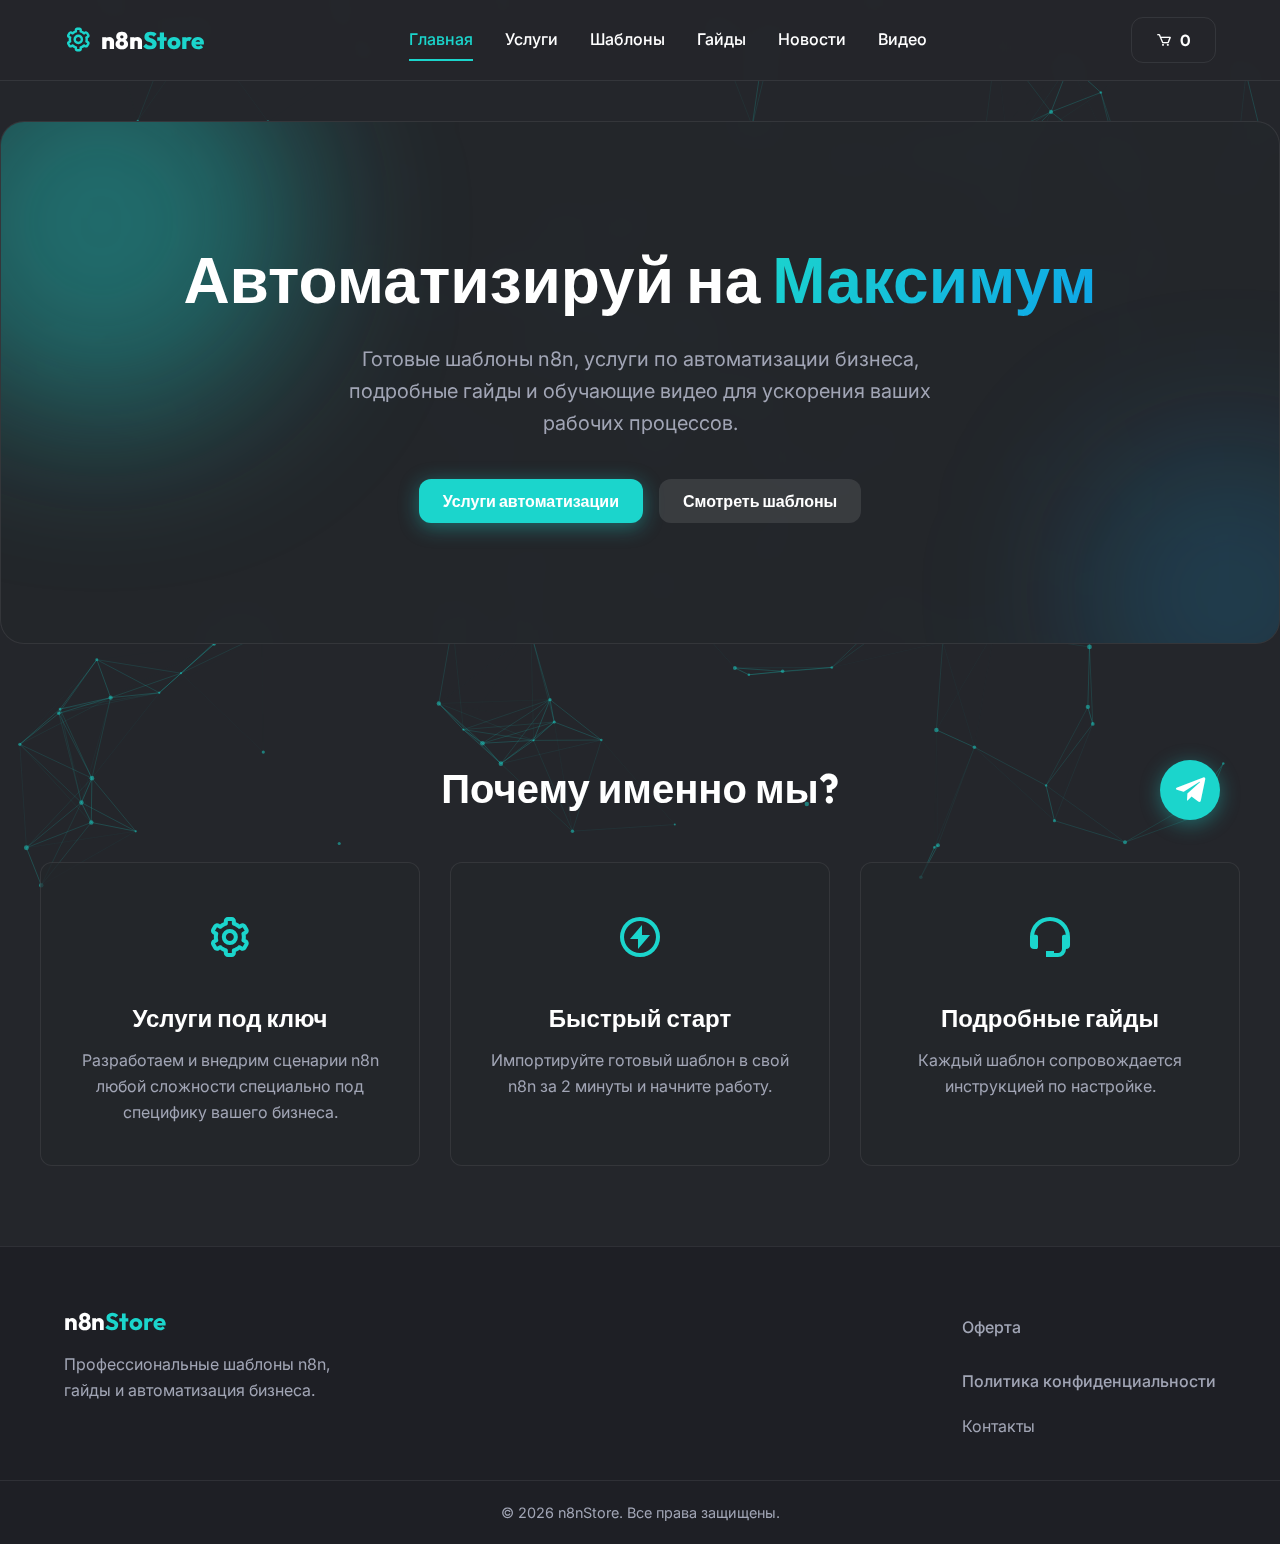
<file: index.html>
<!DOCTYPE html>
<html lang="ru">

<head>
    <meta charset="UTF-8">
    <meta name="viewport" content="width=device-width, initial-scale=1.0">
    <title>n8nStore — Шаблоны, Услуги и Гайды по Автоматизации</title>

    <!-- SEO Meta Tags -->
    <meta name="description" id="meta-desc"
        content="Готовые шаблоны n8n, услуги по автоматизации бизнеса, подробные гайды по интеграции сервисов и обучающие видео. Ускорьте свои рабочие процессы.">
    <meta name="keywords" content="n8n, автоматизация бизнеса, шаблоны, интеграция, CRM, настройка серверов, гайды">
    <meta name="author" content="n8nStore">
    <meta name="robots" content="index, follow">

    <!-- Open Graph (для соцсетей: Telegram, Facebook, VK) -->
    <meta property="og:title" id="og-title" content="n8nStore — Шаблоны, Услуги и Гайды по Автоматизации">
    <meta property="og:description" id="og-desc"
        content="Готовые шаблоны n8n, услуги по автоматизации бизнеса, подробные гайды по интеграции сервисов и обучающие видео. Uскорьте свои рабочие процессы.">
    <meta property="og:type" content="website">
    <meta property="og:url" content="https://n8nstore.example.com/">
    <meta property="og:image" content="https://n8nstore.example.com/images/og-image.jpg">
    <meta property="og:site_name" content="n8nStore">

    <!-- Twitter Cards -->
    <meta name="twitter:card" content="summary_large_image">
    <meta name="twitter:title" id="tw-title" content="n8nStore — Шаблоны, Услуги и Гайды по Автоматизации">
    <meta name="twitter:description" id="tw-desc"
        content="Готовые шаблоны n8n, услуги по автоматизации бизнеса, подробные гайды по интеграции сервисов и обучающие видео.">

    <!-- Canonical (защита от дублей) -->
    <link rel="canonical" href="https://n8nstore.example.com/">

    <!-- Favicon -->
    <link rel="icon" type="image/png" href="images/favicon.png">

    <!-- Подключаем современные шрифты Inter и Outfit -->
    <link rel="preconnect" href="https://fonts.googleapis.com">
    <link rel="preconnect" href="https://fonts.gstatic.com" crossorigin>
    <link
        href="https://fonts.googleapis.com/css2?family=Inter:wght@400;500;600&family=Outfit:wght@500;700;800&display=swap"
        rel="stylesheet">
    <!-- Подключаем иконки Boxicons -->
    <link href='https://unpkg.com/boxicons@2.1.4/css/boxicons.min.css' rel='stylesheet'>
    <!-- Подключаем основные стили -->
    <link rel="stylesheet" href="css/style.css">

    <!-- Yandex.Metrika counter -->
    <script type="text/javascript">
        (function (m, e, t, r, i, k, a) {
            m[i] = m[i] || function () { (m[i].a = m[i].a || []).push(arguments) };
            m[i].l = 1 * new Date();
            for (var j = 0; j < document.scripts.length; j++) { if (document.scripts[j].src === r) { return; } }
            k = e.createElement(t), a = e.getElementsByTagName(t)[0], k.async = 1, k.src = r, a.parentNode.insertBefore(k, a)
        })(window, document, 'script', 'https://mc.yandex.ru/metrika/tag.js?id=107056195', 'ym');

        ym(107056195, 'init', { ssr: true, webvisor: true, clickmap: true, ecommerce: "dataLayer", referrer: document.referrer, url: location.href, accurateTrackBounce: true, trackLinks: true });
    </script>
    <noscript>
        <div><img src="https://mc.yandex.ru/watch/107056195" style="position:absolute; left:-9999px;" alt="" /></div>
    </noscript>
    <!-- /Yandex.Metrika counter -->
</head>

<body>
    <!-- Навигационная панель (Шапка сайта) -->
    <header class="header">
        <div class="container header-content">
            <div class="logo">
                <i class='bx bx-cog bx-spin-hover'></i>
                <span>n8n<span class="accent">Store</span></span>
            </div>
            <!-- Меню навигации. Атрибут data-route используется для SPA роутинга в JS -->
            <nav class="nav" id="main-nav" aria-label="Основная навигация">
                <a href="#" class="nav-link active" data-route="home">Главная</a>
                <a href="#" class="nav-link" data-route="services">Услуги</a>
                <a href="#" class="nav-link" data-route="templates">Шаблоны</a>
                <a href="#" class="nav-link" data-route="guides">Гайды</a>
                <a href="#" class="nav-link" data-route="news">Новости</a>
                <a href="#" class="nav-link" data-route="video">Видео</a>
            </nav>
            <div class="header-actions">
                <button class="btn btn-outline" id="cart-btn" aria-label="Корзина">
                    <i class='bx bx-cart' aria-hidden="true"></i>
                    <span class="cart-badge" aria-label="Товаров в корзине">0</span>
                </button>
                <button class="menu-toggle" id="menu-toggle" aria-label="Открыть меню">
                    <i class='bx bx-menu' aria-hidden="true"></i>
                </button>
            </div>
        </div>
    </header>

    <!-- Основной контейнер, куда будет загружаться контент разделов -->
    <main id="app-content">
        <!-- Сюда JS будет вставлять HTML блоков в зависимости от выбранного раздела -->
    </main>

    <!-- Подвал сайта -->
    <footer class="footer">
        <div class="container footer-content">
            <div class="footer-info">
                <h3>n8n<span class="accent">Store</span></h3>
                <p>Профессиональные шаблоны n8n, гайды и автоматизация бизнеса.</p>
            </div>
            <div class="footer-links">
                <a href="#" class="nav-link" data-route="oferta">Оферта</a>
                <a href="#" class="nav-link" data-route="privacy">Политика конфиденциальности</a>
                <a href="#" id="footer-contacts-btn">Контакты</a>
            </div>
        </div>
        <div class="footer-bottom">
            <p>&copy; 2026 n8nStore. Все права защищены.</p>
        </div>
    </footer>

    <!-- Общий контейнер для модальных окон (попапов) -->
    <div id="modal-overlay" class="modal-overlay hidden" aria-hidden="true">
        <div class="modal-content glass-panel" id="modal-content" role="dialog" aria-modal="true">
            <button class="modal-close" id="modal-close" aria-label="Закрыть попап">
                <i class='bx bx-X' aria-hidden="true"></i>
            </button>
            <div id="modal-body"></div>
        </div>
    </div>

    <!-- Шаблоны для разделов (будут скрыты по умолчанию, JS будет брать отсюда структуру) -->
    <template id="tpl-home">
        <section class="hero glass-panel" aria-labelledby="hero-title">
            <div class="container hero-content">
                <h1 id="hero-title" class="hero-title">Автоматизируй на <span class="accent-gradient">Максимум</span>
                </h1>
                <p class="hero-subtitle">Готовые шаблоны n8n, услуги по автоматизации бизнеса, подробные гайды и
                    обучающие видео для ускорения ваших
                    рабочих процессов.</p>
                <div class="hero-buttons">
                    <button class="btn btn-primary btn-glow" onclick="app.navigate('services')">Услуги
                        автоматизации</button>
                    <button class="btn btn-secondary" onclick="app.navigate('templates')">Смотреть
                        шаблоны</button>
                </div>
            </div>
        </section>

        <section class="features container section-padding" aria-labelledby="features-title">
            <div class="section-header">
                <h2 id="features-title">Почему именно мы?</h2>
            </div>
            <div class="features-grid">
                <article class="feature-card">
                    <div class="feature-icon"><i class='bx bx-cog' aria-hidden="true"></i></div>
                    <h3>Услуги под ключ</h3>
                    <p>Разработаем и внедрим сценарии n8n любой сложности специально под специфику вашего бизнеса.</p>
                </article>
                <article class="feature-card">
                    <div class="feature-icon"><i class='bx bx-bolt-circle' aria-hidden="true"></i></div>
                    <h3>Быстрый старт</h3>
                    <p>Импортируйте готовый шаблон в свой n8n за 2 минуты и начните работу.</p>
                </article>
                <article class="feature-card">
                    <div class="feature-icon"><i class='bx bx-support' aria-hidden="true"></i></div>
                    <h3>Подробные гайды</h3>
                    <p>Каждый шаблон сопровождается инструкцией по настройке.</p>
                </article>
            </div>
        </section>
    </template>

    <template id="tpl-services">
        <section class="container section-padding" aria-labelledby="services-title">
            <div class="section-header">
                <h2 id="services-title">Услуги по <span class="accent">Автоматизации</span></h2>
                <p>Мы берем рутину на себя, чтобы вы могли сфокусироваться на росте бизнеса.</p>
            </div>

            <div class="services-content fade-in">
                <div class="service-block glass-panel">
                    <h3>Почему n8n — лучший выбор для бизнеса?</h3>
                    <ul class="benefits-list">
                        <li><i class='bx bx-check-circle accent' aria-hidden="true"></i> <strong>Полный контроль над
                                данными.</strong> n8n можно развернуть на вашем сервере, что гарантирует безопасность
                            коммерческой тайны.</li>
                        <li><i class='bx bx-check-circle accent' aria-hidden="true"></i> <strong>Отсутствие лимитов и
                                переплат.</strong> Вы не платите за каждую "операцию" или "задачу", как в других
                            облачных сервисах (Integromat, Zapier).</li>
                        <li><i class='bx bx-check-circle accent' aria-hidden="true"></i> <strong>Мощнейшие
                                интеграции.</strong> Более 400+ готовых модулей (Telegram, Google, CRM, ChatGPT) и
                            возможность писать любой код на JavaScript прямо внутри сценария.</li>
                        <li><i class='bx bx-check-circle accent' aria-hidden="true"></i> <strong>Работа с ИИ
                                агентами.</strong> n8n обладает глубокой интеграцией с AI моделями и векторными базами,
                            что позволяет создавать умных ботов.</li>
                    </ul>
                </div>

                <div class="service-block glass-panel" style="margin-top: 30px;">
                    <h3>Что мы предлагаем?</h3>
                    <div class="features-grid" style="margin-top: 20px;">
                        <article class="feature-card">
                            <div class="feature-icon"><i class='bx bx-code-alt' aria-hidden="true"></i></div>
                            <h4>Проектирование и разработка</h4>
                            <p>Создадим архитектуру взаимодействия всех ваших сервисов (CRM, Сайт, Мессенджеры).</p>
                        </article>
                        <article class="feature-card">
                            <div class="feature-icon"><i class='bx bx-server' aria-hidden="true"></i></div>
                            <h4>Настройка серверов n8n</h4>
                            <p>Установим и настроим самописный n8n на вашем VPS для полной автономности.</p>
                        </article>
                        <article class="feature-card">
                            <div class="feature-icon"><i class='bx bx-bot' aria-hidden="true"></i></div>
                            <h4>AI Ассистенты</h4>
                            <p>Внедрим ChatGPT/Claude в поддержку или процессы лидогенерации.</p>
                        </article>
                    </div>
                    <div style="text-align: center; margin-top: 40px;">
                        <a href="https://t.me/ТУТ_ВАШ_ЛОГИН_ТГ" target="_blank" class="btn btn-primary btn-glow">
                            <i class='bx bxl-telegram' aria-hidden="true"></i> Заказать разработку
                        </a>
                    </div>
                </div>
            </div>
        </section>
    </template>

    <template id="tpl-templates">
        <section class="container section-padding" aria-labelledby="templates-title">
            <div class="section-header">
                <h2 id="templates-title">Шаблоны <span class="accent">n8n</span></h2>
                <p>Готовые решения для вашего бизнеса</p>
            </div>
            <!-- Контейнер для загрузки товаров из n8n -->
            <div class="items-list" id="templates-grid">
                <div class="loader" aria-live="polite"><i class="bx bx-loader-alt bx-spin" aria-hidden="true"></i>
                    Загрузка шаблонов...</div>
            </div>
        </section>
    </template>

    <template id="tpl-guides">
        <section class="container section-padding" aria-labelledby="guides-title">
            <div class="section-header">
                <h2 id="guides-title">Полезные <span class="accent">Гайды</span></h2>
                <p>Инструкции и статьи по автоматизации</p>
            </div>
            <div class="items-grid" id="guides-list">
                <div class="loader" aria-live="polite"><i class="bx bx-loader-alt bx-spin" aria-hidden="true"></i>
                    Загрузка гайдов...</div>
            </div>
        </section>
    </template>

    <template id="tpl-news">
        <section class="container section-padding" aria-labelledby="news-title">
            <div class="section-header">
                <h2 id="news-title">Новости и <span class="accent">Обновления</span></h2>
            </div>
            <div class="news-timeline" id="news-timeline">
                <div class="loader" aria-live="polite"><i class="bx bx-loader-alt bx-spin" aria-hidden="true"></i>
                    Загрузка новостей...</div>
            </div>
        </section>
    </template>

    <template id="tpl-video">
        <section class="container section-padding" aria-labelledby="video-title">
            <div class="section-header">
                <h2 id="video-title">Полезные <span class="accent">Видео</span></h2>
            </div>
            <div class="video-grid" id="video-grid">
                <div class="loader" aria-live="polite"><i class="bx bx-loader-alt bx-spin" aria-hidden="true"></i>
                    Загрузка видео...</div>
            </div>
        </section>
    </template>

    <template id="tpl-oferta">
        <section class="container section-padding" aria-labelledby="oferta-title">
            <div class="section-header">
                <h2 id="oferta-title">Публичная <span class="accent">Оферта</span></h2>
            </div>
            <div class="document-content glass-panel fade-in">
                <h3>1. Общие положения</h3>
                <p>Данный документ является официальным предложением (публичной офертой) <strong>[ВАШЕ ИМЯ/НАЗВАНИЕ
                        КОМПАНИИ]</strong> (далее — «Исполнитель») и содержит все существенные условия предоставления
                    услуг и продажи цифровых товаров (шаблонов) через сайт <strong>n8nStore</strong>.</p>
                <p>В соответствии с пунктом 2 статьи 437 Гражданского Кодекса Российской Федерации (ГК РФ), в случае
                    принятия изложенных ниже условий и оплаты услуг юридическое или физическое лицо, производящее акцепт
                    этой оферты, становится «Заказчиком».</p>

                <h3>2. Предмет оферты</h3>
                <p>2.1. Исполнитель обязуется передать в собственность Заказчика цифровые товары (шаблоны сценариев n8n)
                    или оказать услуги по автоматизации, а Заказчик обязуется оплатить их на условиях настоящей Оферты.
                </p>
                <p>2.2. Цифровые товары поставляются «как есть». Исполнитель не несет ответственности за несовместимость
                    шаблонов со специфичными версиями стороннего ПО Заказчика, за исключением платформы n8n указанной
                    версии.</p>

                <h3>3. Стоимость и порядок оплаты</h3>
                <p>3.1. Цены на шаблоны и услуги указаны на соответствующих страницах Сайта.</p>
                <p>3.2. Оплата производится безналичным расчетом через платежные системы, интегрированные на Сайте
                    (например, ЮKassa).</p>
                <p>3.3. Услуга или товар считаются оплаченными с момента успешного проведения транзакции и поступления
                    средств Исполнителю.</p>

                <h3>4. Авторские права</h3>
                <p>4.1. Исключительные права на все шаблоны и материалы сайта принадлежат Исполнителю.</p>
                <p>4.2. Заказчик получает право использовать купленный шаблон исключительно во внутренних проектах своей
                    компании. Перепродажа или публичное распространение шаблонов запрещены.</p>

                <h3>5. Реквизиты Исполнителя</h3>
                <p>
                    <strong>ИП / Самозанятый:</strong> [Ваши ФИО]<br>
                    <strong>ИНН:</strong> [Ваш ИНН]<br>
                    <strong>Email:</strong> [Ваш Email]<br>
                    <strong>Telegram:</strong> [@ВашTelegram]
                </p>
            </div>
        </section>
    </template>

    <template id="tpl-privacy">
        <section class="container section-padding" aria-labelledby="privacy-title">
            <div class="section-header">
                <h2 id="privacy-title">Политика <span class="accent">Конфиденциальности</span></h2>
            </div>
            <div class="document-content glass-panel fade-in">
                <h3>1. Общие положения</h3>
                <p>Настоящая политика обработки персональных данных составлена в соответствии с требованиями
                    Федерального закона от 27.07.2006. №152-ФЗ «О персональных данных» и определяет порядок обработки
                    персональных данных и меры по обеспечению их безопасности владельцем сайта <strong>n8nStore</strong>
                    (далее — Оператор).</p>

                <h3>2. Основные понятия</h3>
                <p>2.1. <strong>Персональные данные</strong> — любая информация, относящаяся прямо или косвенно к
                    определенному или определяемому Пользователю веб-сайта.</p>
                <p>2.2. <strong>Пользователь</strong> — любой посетитель веб-сайта.</p>

                <h3>3. Данные, которые мы собираем</h3>
                <p>Оператор может обрабатывать следующие персональные данные Пользователя (например, при заполнении форм
                    обратной связи или при оформлении заказа):</p>
                <ul class="document-list">
                    <li>Имя или никнейм;</li>
                    <li>Электронный адрес (Email);</li>
                    <li>Идентификатор в Telegram или номер телефона.</li>
                </ul>

                <h3>4. Цели обработки данных</h3>
                <p>4.1. Цель обработки персональных данных Пользователя — информирование Пользователя посредством
                    отправки электронных писем и сообщений в мессенджеры; заключение, исполнение и прекращение
                    гражданско-правовых договоров; предоставление доступа Пользователю к сервисам, информации и/или
                    материалам, содержащимся на веб-сайте.</p>

                <h3>5. Защита данных</h3>
                <p>5.1. Оператор обеспечивает сохранность персональных данных и принимает все возможные меры,
                    исключающие доступ к персональным данным неуполномоченных лиц.</p>
                <p>5.2. Персональные данные Пользователя никогда, ни при каких условиях не будут переданы третьим лицам,
                    за исключением случаев, связанных с исполнением действующего законодательства или для обработки
                    платежей через защищенные шлюзы агентов.</p>
            </div>
        </section>
    </template>

    <!-- Cookie Popup -->
    <div class="cookie-popup hidden" id="cookie-popup">
        <div class="cookie-content">
            <p>Мы используем файлы cookie для улучшения работы сайта. Продолжая использовать сайт, вы соглашаетесь с
                нашей <a href="#" onclick="app.navigate('privacy'); return false;" class="accent">политикой
                    конфиденциальности</a>.</p>
            <button class="btn btn-primary btn-glow" id="cookie-accept-btn">Понятно</button>
        </div>
    </div>

    <!-- Виджет Telegram -->
    <div class="tg-widget-container" id="tg-widget-container">
        <button class="tg-widget-btn btn-glow" id="tg-widget-btn" aria-label="Написать нам в Telegram">
            <i class='bx bxl-telegram'></i>
        </button>
        <div class="tg-widget-window glass-panel hidden" id="tg-widget-window">
            <div class="tg-widget-header">
                <div>
                    <i class='bx bxl-telegram'></i>
                    <span>Связь с нами</span>
                </div>
                <button class="tg-widget-close" id="tg-widget-close" aria-label="Закрыть чат">
                    <i class='bx bx-x'></i>
                </button>
            </div>
            <div class="tg-widget-body">
                <p>Оставьте сообщение, и мы ответим вам!</p>
                <form id="tg-widget-form">
                    <div class="form-group">
                        <input type="text" id="tg-name" name="name" placeholder="Ваше имя" required>
                    </div>
                    <div class="form-group">
                        <input type="text" id="tg-contact" name="contact" placeholder="Email или Telegram" required>
                    </div>
                    <div class="form-group">
                        <textarea id="tg-message" name="message" placeholder="Ваше сообщение..." rows="3"
                            required></textarea>
                    </div>
                    <button type="submit" class="btn btn-primary btn-glow" id="tg-submit-btn" style="width: 100%;">
                        <i class='bx bx-send'></i> Отправить
                    </button>
                </form>
                <div id="tg-widget-success" class="hidden tg-status-msg">
                    <i class='bx bx-check-circle'
                        style="color: #4cd137; font-size: 3rem; margin-bottom: 10px; display: block;"></i>
                    <p style="margin-bottom: 0;">Спасибо! Сообщение отправлено. Мы свяжемся с вами.</p>
                </div>
                <div id="tg-widget-error" class="hidden tg-status-msg">
                    <i class='bx bx-error-circle'
                        style="color: #e84118; font-size: 3rem; margin-bottom: 10px; display: block;"></i>
                    <p style="margin-bottom: 0;">Произошла ошибка. Проверьте настройки n8n.</p>
                </div>
            </div>
        </div>
    </div>

    <!-- Фоновые частицы (Анимация) -->
    <script src="js/particles.js"></script>
    <!-- Основной скрипт приложения -->
    <script src="js/app.js"></script>
</body>

</html>
</file>
<file: css/style.css>
/* 
   Дизайн система и глобальные переменные
   Используем темную премиальную тему с неоново-оранжевым акцентом (под цвета n8n)
*/
:root {
  /* Палитра цветов */
  --bg-dark: #24262b;
  --bg-darker: #1e1f25;
  --bg-card: rgba(36, 38, 43, 0.7);
  --border-color: rgba(255, 255, 255, 0.08);

  --text-main: #ffffff;
  --text-muted: #a1a5b5;

  /* Акцентный цвет (бирюзовый/неоновый) */
  --accent-primary: #1bd5cc;
  --accent-primary-hover: #3ef0e8;
  --accent-glow: rgba(27, 213, 204, 0.4);

  --accent-secondary: #0ea5e9;

  /* Шрифты */
  --font-sans: 'Inter', -apple-system, sans-serif;
  --font-heading: 'Outfit', -apple-system, sans-serif;

  /* Другие переменные */
  --transition-fast: 0.2s ease;
  --transition-normal: 0.3s ease;
  --radius-md: 12px;
  --radius-lg: 24px;
}

/* Сброс базовых стилей */
* {
  margin: 0;
  padding: 0;
  box-sizing: border-box;
}

body {
  background-color: var(--bg-dark);
  color: var(--text-main);
  font-family: var(--font-sans);
  line-height: 1.6;
  min-height: 100vh;
  display: flex;
  flex-direction: column;
  overflow-x: hidden;
}

h1,
h2,
h3,
h4 {
  font-family: var(--font-heading);
  font-weight: 700;
  line-height: 1.2;
}

a {
  color: var(--text-main);
  text-decoration: none;
  transition: color var(--transition-fast);
}

a:hover {
  color: var(--accent-primary);
}

.container {
  width: 100%;
  max-width: 1200px;
  margin: 0 auto;
  padding: 0 24px;
}

.section-padding {
  padding: 80px 0;
}

/* Утилиты и типографика */
.accent {
  color: var(--accent-primary);
}

.accent-gradient {
  background: linear-gradient(135deg, var(--accent-primary), var(--accent-secondary));
  -webkit-background-clip: text;
  -webkit-text-fill-color: transparent;
  background-clip: text;
}

.section-header {
  text-align: center;
  margin-bottom: 50px;
}

.section-header h2 {
  font-size: 2.5rem;
  margin-bottom: 16px;
}

.section-header p {
  color: var(--text-muted);
  font-size: 1.1rem;
}

/* Кнопки */
.btn {
  display: inline-flex;
  align-items: center;
  justify-content: center;
  gap: 8px;
  padding: 12px 24px;
  border-radius: var(--radius-md);
  font-family: var(--font-heading);
  font-weight: 600;
  font-size: 1rem;
  cursor: pointer;
  border: none;
  transition: all var(--transition-normal);
}

.btn-primary {
  background-color: var(--accent-primary);
  color: #fff;
}

.btn-primary:hover {
  background-color: var(--accent-primary-hover);
  transform: translateY(-2px);
}

.btn-glow {
  box-shadow: 0 4px 20px var(--accent-glow);
}

.btn-secondary {
  background-color: rgba(255, 255, 255, 0.1);
  color: #fff;
}

.btn-secondary:hover {
  background-color: rgba(255, 255, 255, 0.2);
  transform: translateY(-2px);
}

.btn-outline {
  background: transparent;
  border: 1px solid var(--border-color);
  color: var(--text-main);
}

.btn-outline:hover {
  border-color: var(--accent-primary);
  color: var(--accent-primary);
}

/* Шапка (Header) */
.header {
  position: sticky;
  top: 0;
  z-index: 100;
  background: rgba(36, 38, 43, 0.8);
  backdrop-filter: blur(12px);
  -webkit-backdrop-filter: blur(12px);
  border-bottom: 1px solid var(--border-color);
}

.header-content {
  display: flex;
  justify-content: space-between;
  align-items: center;
  height: 80px;
}

.logo {
  display: flex;
  align-items: center;
  gap: 8px;
  font-family: var(--font-heading);
  font-size: 1.5rem;
  font-weight: 800;
}

.logo i {
  color: var(--accent-primary);
  font-size: 1.8rem;
}

.bx-spin-hover:hover {
  animation: spin 2s linear infinite;
}

@keyframes spin {
  100% {
    transform: rotate(360deg);
  }
}

.nav {
  display: flex;
  gap: 32px;
}

.nav-link {
  font-size: 1rem;
  font-weight: 500;
  position: relative;
  padding: 8px 0;
}

.nav-link::after {
  content: '';
  position: absolute;
  bottom: 0;
  left: 0;
  width: 0%;
  height: 2px;
  background-color: var(--accent-primary);
  transition: width var(--transition-normal);
}

.nav-link:hover::after,
.nav-link.active::after {
  width: 100%;
}

.nav-link.active {
  color: var(--accent-primary);
}

.header-actions {
  display: flex;
  align-items: center;
  gap: 16px;
}


.menu-toggle {
  display: none;
  background: transparent;
  border: none;
  color: var(--text-main);
  font-size: 1.8rem;
  cursor: pointer;
}

/* Layout (MAIN) */
#app-content {
  flex-grow: 1;
  min-height: calc(100vh - 80px - 200px);
  /* Минус высота шапки и подвала */
}

/* Эффект Glassmorphism */
.glass-panel {
  background: var(--bg-card);
  backdrop-filter: blur(16px);
  -webkit-backdrop-filter: blur(16px);
  border: 1px solid var(--border-color);
}

/* Hero секция */
.hero {
  position: relative;
  padding: 120px 0;
  overflow: hidden;
  text-align: center;
  border-radius: var(--radius-lg);
  margin: 40px auto;
  max-width: 1400px;
}

/* Декоративные свечения на фоне */
.hero::before,
.hero::after {
  content: '';
  position: absolute;
  border-radius: 50%;
  filter: blur(80px);
  z-index: -1;
}

.hero::before {
  background: var(--accent-glow);
  width: 400px;
  height: 400px;
  top: -100px;
  left: -100px;
}

.hero::after {
  background: rgba(14, 165, 233, 0.2);
  width: 300px;
  height: 300px;
  bottom: -100px;
  right: -100px;
}

.hero-title {
  font-size: 4rem;
  margin-bottom: 24px;
}

.hero-subtitle {
  font-size: 1.25rem;
  color: var(--text-muted);
  max-width: 600px;
  margin: 0 auto 40px;
}

.hero-buttons {
  display: flex;
  justify-content: center;
  gap: 16px;
}

/* Преимущества */
.features-grid {
  display: grid;
  grid-template-columns: repeat(3, 1fr);
  gap: 30px;
}

.feature-card {
  padding: 40px 30px;
  background: var(--bg-card);
  border: 1px solid var(--border-color);
  border-radius: var(--radius-md);
  text-align: center;
  transition: transform var(--transition-normal);
}

.feature-card:hover {
  transform: translateY(-10px);
  border-color: rgba(255, 255, 255, 0.2);
}

.feature-icon {
  font-size: 3rem;
  color: var(--accent-primary);
  margin-bottom: 24px;
}

.feature-card h3 {
  margin-bottom: 16px;
  font-size: 1.5rem;
}

.feature-card p {
  color: var(--text-muted);
}

/* Футер */
.footer {
  background: var(--bg-darker);
  border-top: 1px solid var(--border-color);
  padding: 60px 0 20px;
  margin-top: auto;
}

.footer-content {
  display: flex;
  justify-content: space-between;
  margin-bottom: 40px;
}

.footer-info h3 {
  font-size: 1.5rem;
  margin-bottom: 16px;
}

.footer-info p {
  color: var(--text-muted);
  max-width: 300px;
}

.footer-links {
  display: flex;
  flex-direction: column;
  gap: 12px;
}

.footer-links a {
  color: var(--text-muted);
}

.footer-links a:hover {
  color: var(--accent-primary);
}

.footer-bottom {
  text-align: center;
  padding-top: 20px;
  border-top: 1px solid var(--border-color);
  color: var(--text-muted);
  font-size: 0.9rem;
}

/* Лоадер */
.loader {
  text-align: center;
  padding: 50px;
  color: var(--text-muted);
  font-size: 1.2rem;
  width: 100%;
}

.loader i {
  font-size: 2rem;
  color: var(--accent-primary);
  margin-bottom: 10px;
  display: block;
}

/* Карточки шаблонов (Товары) */
.items-grid {
  display: grid;
  grid-template-columns: repeat(auto-fill, minmax(320px, 1fr));
  gap: 30px;
}

.items-list {
  display: flex;
  flex-direction: column;
  gap: 24px;
}

.product-card {
  display: flex;
  flex-direction: column;
  padding: 24px;
  border-radius: var(--radius-lg);
  transition: transform var(--transition-normal), box-shadow var(--transition-normal);
  height: 100%;
}

.product-card-horizontal {
  display: flex;
  flex-direction: row;
  align-items: center;
  gap: 24px;
  padding: 24px;
  border-radius: var(--radius-lg);
  transition: transform var(--transition-normal), box-shadow var(--transition-normal), border-color var(--transition-normal);
  background: var(--bg-card);
  border: 1px solid var(--border-color);
  cursor: pointer;
}

.product-card-horizontal:hover {
  transform: translateY(-5px);
  box-shadow: 0 10px 30px rgba(0, 0, 0, 0.5);
  border-color: rgba(27, 213, 204, 0.3);
}

.product-card-horizontal .product-icon {
  margin-bottom: 0;
  flex-shrink: 0;
}

.product-card-horizontal .product-info {
  display: flex;
  flex-direction: column;
  flex-grow: 1;
}

.product-card-horizontal .product-footer {
  display: flex;
  flex-direction: column;
  align-items: flex-end;
  gap: 12px;
  border-top: none;
  padding-top: 0;
  margin-top: 0;
  margin-left: auto;
}

.product-card:hover {
  transform: translateY(-5px);
  box-shadow: 0 10px 30px rgba(0, 0, 0, 0.5);
  border-color: rgba(27, 213, 204, 0.3);
}

.product-icon {
  font-size: 3rem;
  color: var(--accent-primary);
  margin-bottom: 20px;
  background: rgba(27, 213, 204, 0.1);
  width: 70px;
  height: 70px;
  display: flex;
  align-items: center;
  justify-content: center;
  border-radius: var(--radius-md);
}

.product-info h3 {
  font-size: 1.4rem;
  margin-bottom: 12px;
}

.product-info p {
  color: var(--text-muted);
  margin-bottom: 24px;
  flex-grow: 1;
}

.product-footer {
  display: flex;
  justify-content: space-between;
  align-items: center;
  margin-top: auto;
  padding-top: 20px;
  border-top: 1px solid var(--border-color);
}

.product-footer .price {
  font-size: 1.5rem;
  font-weight: 700;
  color: var(--text-main);
  font-family: var(--font-heading);
}

/* Портфолио */
.portfolio-grid {
  display: grid;
  grid-template-columns: repeat(auto-fill, minmax(320px, 1fr));
  gap: 30px;
}

.portfolio-card {
  padding: 0;
  border-radius: var(--radius-lg);
  display: flex;
  flex-direction: column;
  transition: transform var(--transition-normal), box-shadow var(--transition-normal);
  overflow: hidden;
  cursor: pointer;
}

.portfolio-card:hover {
  transform: translateY(-5px);
  box-shadow: 0 10px 30px rgba(0, 0, 0, 0.5);
  border-color: rgba(27, 213, 204, 0.3);
}

.portfolio-preview {
  width: 100%;
  height: 200px;
  background-color: var(--bg-darker);
  position: relative;
  overflow: hidden;
}

.portfolio-preview img {
  width: 100%;
  height: 100%;
  object-fit: cover;
  transition: transform var(--transition-normal);
}

.portfolio-card:hover .portfolio-preview img {
  transform: scale(1.05);
}

.portfolio-info {
  padding: 24px;
  display: flex;
  flex-direction: column;
  flex-grow: 1;
}

.portfolio-meta {
  display: flex;
  justify-content: space-between;
  align-items: center;
  margin-bottom: 12px;
}

.portfolio-info h3 {
  margin-bottom: 0px;
  font-size: 1.25rem;
  flex-grow: 1;
}

/* Модальное окно Портфолио */
.portfolio-modal-content {
  display: flex;
  gap: 30px;
  align-items: flex-start;
  flex-wrap: wrap;
}

.portfolio-modal-image {
  flex: 1 1 400px;
  border-radius: var(--radius-md);
  overflow: hidden;
  background-color: var(--bg-darker);
  border: 1px solid var(--border-color);
}

.portfolio-modal-image img {
  width: 100%;
  height: auto;
  display: block;
}

.portfolio-modal-details {
  flex: 1 1 300px;
  display: flex;
  flex-direction: column;
}

.portfolio-modal-details h2 {
  margin-bottom: 16px;
  font-size: 2rem;
}

.portfolio-modal-details .badge {
  align-self: flex-start;
  margin-bottom: 20px;
}

.portfolio-modal-details p {
  color: var(--text-muted);
  margin-bottom: 24px;
  font-size: 1.1rem;
  line-height: 1.6;
}

.portfolio-modal-details h4 {
  margin-bottom: 16px;
  color: var(--accent-primary);
}

/* Видео сетка */
.video-container-grid {
  display: grid;
  grid-template-columns: repeat(auto-fill, minmax(350px, 1fr));
  gap: 30px;
}

.video-card {
  border-radius: var(--radius-lg);
  overflow: hidden;
}

.video-wrapper {
  position: relative;
  padding-bottom: 56.25%;
  /* 16:9 Aspect Ratio */
  height: 0;
  background: #000;
}

.video-wrapper iframe {
  position: absolute;
  top: 0;
  left: 0;
  width: 100%;
  height: 100%;
}

.video-info {
  padding: 20px;
}

.video-info h3 {
  font-size: 1.1rem;
}

/* Стили для видео превью */
.video-preview {
  position: relative;
  padding-bottom: 56.25%;
  border-radius: var(--radius-md) var(--radius-md) 0 0;
  overflow: hidden;
  cursor: pointer;
  background: #000;
}

.video-preview img {
  position: absolute;
  top: 0;
  left: 0;
  width: 100%;
  height: 100%;
  object-fit: cover;
  opacity: 0.7;
  transition: opacity var(--transition-normal);
}

.video-preview:hover img {
  opacity: 1;
}

.video-play-btn {
  position: absolute;
  top: 50%;
  left: 50%;
  transform: translate(-50%, -50%);
  font-size: 4rem;
  color: #fff;
  text-shadow: 0 4px 10px rgba(0, 0, 0, 0.5);
  pointer-events: none;
  transition: transform var(--transition-normal), color var(--transition-normal);
}

.video-preview:hover .video-play-btn {
  transform: translate(-50%, -50%) scale(1.1);
  color: var(--accent-primary);
}

/* Услуги */
.benefits-list {
  list-style: none;
  margin-top: 20px;
}

.benefits-list li {
  margin-bottom: 12px;
  display: flex;
  align-items: flex-start;
  gap: 10px;
}

.benefits-list li i {
  font-size: 1.2rem;
  margin-top: 2px;
}

.service-block {
  padding: 30px;
  border-radius: var(--radius-lg);
  border: 1px solid var(--border-color);
}

/* Модальное окно */
.modal-overlay {
  position: fixed;
  top: 0;
  left: 0;
  width: 100vw;
  height: 100vh;
  background: rgba(0, 0, 0, 0.8);
  backdrop-filter: blur(5px);
  z-index: 1000;
  display: flex;
  align-items: center;
  justify-content: center;
  opacity: 1;
  transition: opacity var(--transition-normal);
}

.modal-overlay.hidden {
  opacity: 0;
  pointer-events: none;
}

.modal-content {
  position: relative;
  width: 90%;
  max-width: 800px;
  max-height: 90vh;
  overflow-y: auto;
  padding: 40px;
  border-radius: var(--radius-lg);
  transform: scale(1);
  transition: transform var(--transition-normal);
}

.modal-overlay.hidden .modal-content {
  transform: scale(0.95);
}

.modal-close {
  position: absolute;
  top: 16px;
  right: 16px;
  background: transparent;
  border: none;
  color: var(--text-muted);
  font-size: 2rem;
  cursor: pointer;
  transition: color var(--transition-fast);
}

.modal-close:hover {
  color: var(--accent-primary);
}

/* Адаптивность (Медиа запросы) */
@media (max-width: 992px) {
  .product-card-horizontal {
    flex-direction: column;
    align-items: flex-start;
  }

  .product-card-horizontal .product-footer {
    width: 100%;
    flex-direction: row;
    justify-content: space-between;
    align-items: center;
    margin-left: 0;
    margin-top: 20px;
    border-top: 1px solid var(--border-color);
    padding-top: 20px;
  }
}

@media (max-width: 992px) {
  .hero-title {
    font-size: 3rem;
  }

  .features-grid {
    grid-template-columns: repeat(2, 1fr);
  }
}

@media (max-width: 768px) {
  .menu-toggle {
    display: block;
  }

  .nav {
    position: absolute;
    top: 80px;
    left: 0;
    width: 100%;
    background: var(--bg-dark);
    flex-direction: column;
    padding: 24px;
    gap: 20px;
    border-bottom: 1px solid var(--border-color);
    display: none;
    /* Скрыто по умолчанию на мобилках */
  }

  .nav.show {
    display: flex;
  }

  .hero-title {
    font-size: 2.5rem;
  }

  .features-grid {
    grid-template-columns: 1fr;
  }

  .footer-content {
    flex-direction: column;
    gap: 40px;
  }
}

/* Анимации появления секций */
.fade-in {
  animation: fadeIn var(--transition-normal) forwards;
}

@keyframes fadeIn {
  from {
    opacity: 0;
    transform: translateY(10px);
  }

  to {
    opacity: 1;
    transform: translateY(0);
  }
}

/* =========================================
   Виджет Telegram
   ========================================= */
.tg-widget-container {
  position: fixed;
  bottom: 80px;
  right: 60px;
  z-index: 999;
  display: flex;
  flex-direction: column;
  align-items: flex-end;
}

.tg-widget-btn {
  width: 60px;
  height: 60px;
  border-radius: 50%;
  background: var(--accent-primary);
  color: #fff;
  border: none;
  font-size: 2.2rem;
  display: flex;
  align-items: center;
  justify-content: center;
  cursor: pointer;
  transition: transform var(--transition-normal), background var(--transition-normal), box-shadow var(--transition-normal);
  box-shadow: 0 4px 20px var(--accent-glow);
}

.tg-widget-btn:hover {
  transform: scale(1.1) translateY(-5px);
  background: var(--accent-primary-hover);
  box-shadow: 0 8px 25px rgba(27, 213, 204, 0.6);
}

.tg-widget-window {
  position: absolute;
  bottom: 80px;
  right: 0;
  width: 458px;
  border-radius: var(--radius-md);
  overflow: hidden;
  box-shadow: 0 10px 40px rgba(0, 0, 0, 0.5);
  transform-origin: bottom right;
  transition: opacity var(--transition-normal), transform var(--transition-normal), visibility var(--transition-normal);
  opacity: 1;
  transform: scale(1);
  visibility: visible;
  border: 1px solid var(--border-color);
}

.tg-widget-window.hidden {
  opacity: 0;
  transform: scale(0.9);
  visibility: hidden;
  pointer-events: none;
}

.tg-widget-header {
  background: rgba(0, 0, 0, 0.3);
  padding: 15px 20px;
  display: flex;
  justify-content: space-between;
  align-items: center;
  border-bottom: 1px solid var(--border-color);
}

.tg-widget-header div {
  display: flex;
  align-items: center;
  gap: 8px;
  font-family: var(--font-heading);
  font-weight: 600;
  font-size: 1.1rem;
}

.tg-widget-header i {
  color: var(--accent-primary);
  font-size: 1.4rem;
}

.tg-widget-close {
  background: transparent;
  border: none;
  color: var(--text-muted);
  font-size: 1.5rem;
  cursor: pointer;
  transition: color var(--transition-fast);
}

.tg-widget-close:hover {
  color: var(--accent-primary);
}

.tg-widget-body {
  padding: 0;
  display: flex;
  flex-direction: column;
  height: 524px;
  background: var(--bg-card);
}

.tg-chat-history {
  flex-grow: 1;
  padding: 15px;
  overflow-y: auto;
  overflow-x: hidden;
  display: flex;
  flex-direction: column;
  gap: 12px;
}

.tg-message {
  display: flex;
  max-width: 85%;
  animation: fadeIn var(--transition-fast) ease;
}

.tg-message.user {
  align-self: flex-end;
}

.tg-message.bot {
  align-self: flex-start;
}

.msg-bubble {
  padding: 10px 14px;
  border-radius: 12px;
  font-size: 0.9rem;
  line-height: 1.4;
  word-wrap: break-word;
  word-break: break-word;
  white-space: pre-wrap;
}

.tg-message.user .msg-bubble {
  background: var(--accent-primary);
  color: #fff;
  border-bottom-right-radius: 4px;
}

.tg-message.bot .msg-bubble {
  background: rgba(255, 255, 255, 0.1);
  color: var(--text-main);
  border-bottom-left-radius: 4px;
}

.tg-chat-form {
  display: flex;
  padding: 12px;
  border-top: 1px solid var(--border-color);
  background: rgba(0, 0, 0, 0.2);
  gap: 10px;
  align-items: center;
}

.tg-chat-form input {
  flex-grow: 1;
  padding: 10px 16px;
  border-radius: 20px;
  border: 1px solid rgba(255, 255, 255, 0.1);
  background: rgba(0, 0, 0, 0.4);
  color: var(--text-main);
  font-family: var(--font-sans);
  font-size: 0.9rem;
  transition: border-color var(--transition-fast);
}

.tg-chat-form input:focus {
  outline: none;
  border-color: var(--accent-primary);
}

.tg-chat-form button {
  width: 40px;
  height: 40px;
  border-radius: 50%;
  background: var(--accent-primary);
  border: none;
  color: #fff;
  font-size: 1.2rem;
  display: flex;
  align-items: center;
  justify-content: center;
  cursor: pointer;
  flex-shrink: 0;
  transition: transform var(--transition-normal), background var(--transition-normal);
}

.tg-chat-form button:hover {
  background: var(--accent-primary-hover);
  transform: scale(1.05);
}

.tg-chat-form button:disabled {
  background: rgba(255, 255, 255, 0.2);
  cursor: not-allowed;
  transform: none;
}

@media (max-width: 480px) {
  .tg-widget-container {
    bottom: 20px;
    right: 20px;
  }

  .tg-widget-window {
    width: calc(100vw - 40px);
    right: 0;
  }
}

/* =========================================
   Документы (Оферта, Политика)
   ========================================= */
.document-content {
  max-width: 800px;
  margin: 0 auto;
  padding: 40px;
  border-radius: var(--radius-lg);
  line-height: 1.8;
}

.document-content h3 {
  font-size: 1.5rem;
  margin-top: 30px;
  margin-bottom: 15px;
  color: #fff;
}

.document-content h3:first-child {
  margin-top: 0;
}

.document-content p {
  color: var(--text-muted);
  margin-bottom: 15px;
}

.document-content strong {
  color: #fff;
}

.document-list {
  list-style-type: disc;
  padding-left: 20px;
  margin-bottom: 20px;
  color: var(--text-muted);
}

.document-list li {
  margin-bottom: 8px;
}

/* =========================================
   Cookie Popup
   ========================================= */
.cookie-popup {
  position: fixed;
  bottom: 20px;
  left: 20px;
  z-index: 998;
  background: var(--bg-card);
  border: 1px solid var(--border-color);
  backdrop-filter: blur(16px);
  -webkit-backdrop-filter: blur(16px);
  padding: 20px 30px;
  border-radius: var(--radius-lg);
  max-width: 400px;
  display: flex;
  flex-direction: column;
  gap: 15px;
  box-shadow: 0 10px 40px rgba(0, 0, 0, 0.5);
  transition: opacity var(--transition-normal), transform var(--transition-normal), visibility var(--transition-normal);
  opacity: 1;
  transform: translateY(0);
  visibility: visible;
}

.cookie-popup.hidden {
  opacity: 0;
  transform: translateY(20px);
  visibility: hidden;
  pointer-events: none;
}

.cookie-popup p {
  color: var(--text-muted);
  font-size: 0.9rem;
  line-height: 1.5;
  margin: 0;
}

@media (max-width: 480px) {
  .cookie-popup {
    bottom: 20px;
    left: 20px;
    right: 20px;
    max-width: none;
  }
}
</file>
